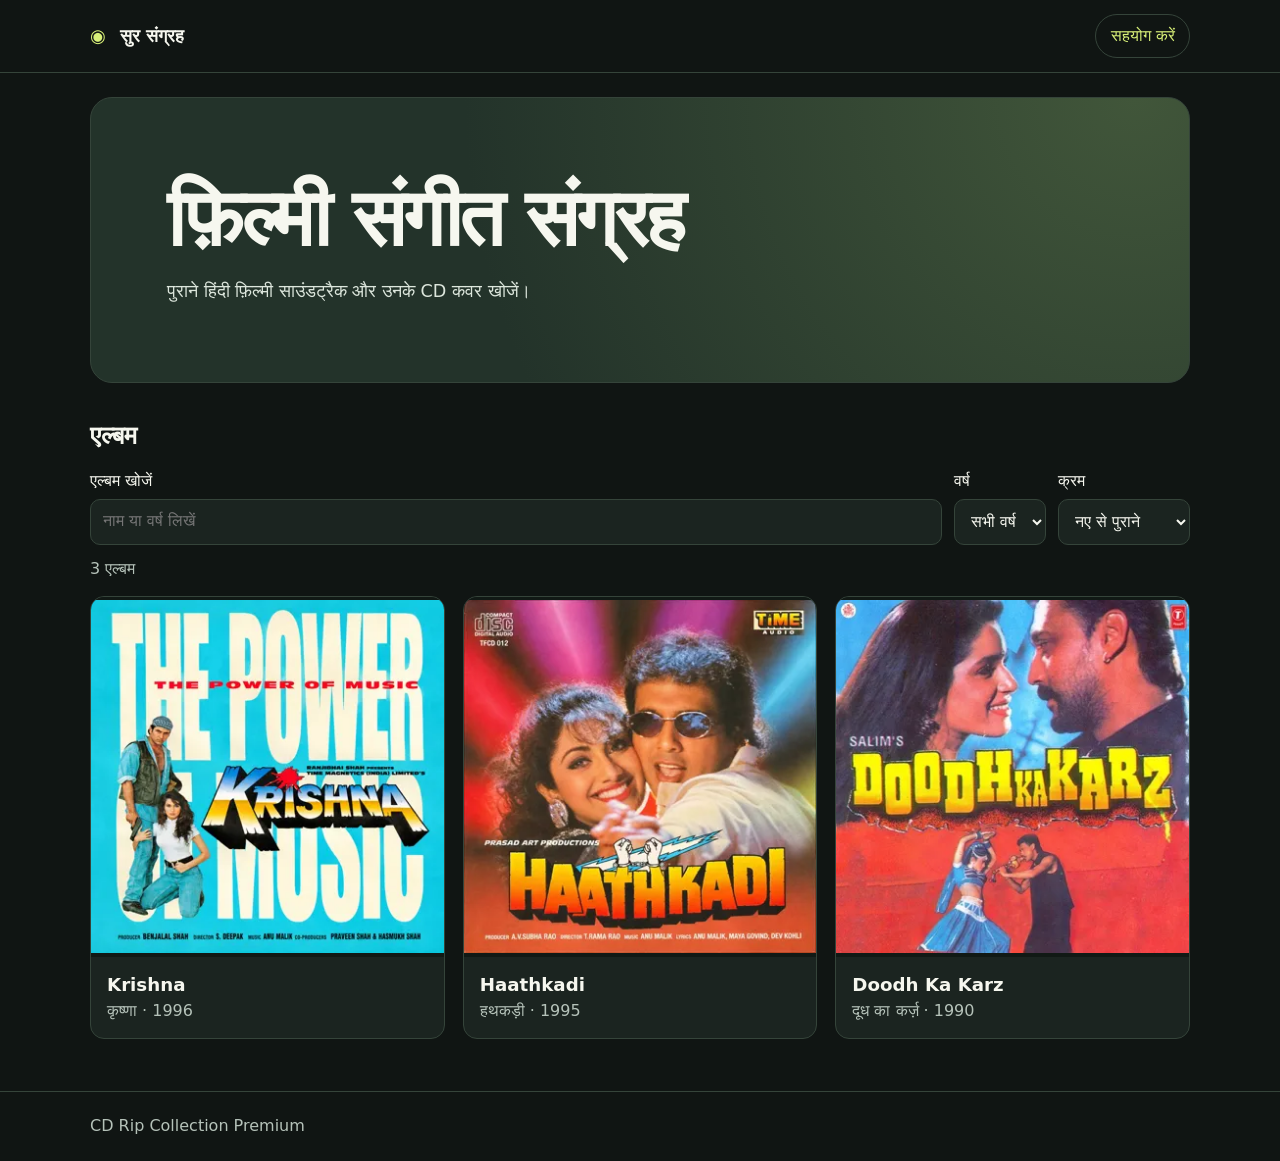
<file: music-archive/index.html>
<!doctype html>
<html lang="hi">
<head>
<meta charset="utf-8">
<meta name="viewport" content="width=device-width, initial-scale=1">
<meta name="description" content="पुराने फ़िल्मी साउंडट्रैक और उनके CD कवर का संग्रह।">
<title>सुर संग्रह · CD Rip Collection</title>
<style>
:root{color-scheme:dark;--bg:#101513;--panel:#1b2420;--line:#35443a;--accent:#d8f078;--text:#f6f7ef;--muted:#b5c2b9}
*{box-sizing:border-box}body{margin:0;background:var(--bg);color:var(--text);font:1rem/1.55 system-ui,sans-serif}a{color:inherit}button,input,select{font:inherit}button,select{cursor:pointer}button:focus-visible,a:focus-visible,input:focus-visible,select:focus-visible{outline:2px solid var(--accent);outline-offset:4px}.wrap{width:min(1100px,calc(100% - 36px));margin:auto}
header{border-bottom:1px solid var(--line)}header .wrap{min-height:72px;display:flex;align-items:center;justify-content:space-between;gap:12px}.brand{font-size:1.12rem;font-weight:750;text-decoration:none}.brand span{color:var(--accent);margin-right:.45em}.support{color:var(--accent);border:1px solid var(--line);border-radius:99px;padding:.55em .9em;text-decoration:none;white-space:nowrap}
.hero{margin:24px auto 0;padding:clamp(26px,6vw,76px);border-radius:22px;background:radial-gradient(circle at 95% 0%,#41563a,transparent 62%),#23332a;border:1px solid var(--line)}.hero h1{font-size:clamp(2.45rem,7vw,5rem);line-height:1.13;letter-spacing:-.04em;margin:0 0 14px}.hero p{color:#dce6dc;max-width:32rem;margin:0;font-size:1.1rem}
.catalog{padding:34px 0 52px}h2{font-size:1.55rem;margin:0 0 14px}.filters{display:flex;flex-wrap:wrap;gap:12px;margin-bottom:12px}.filters label{display:grid;gap:5px}.search{flex:1 1 240px}input,select{min-height:46px;width:100%;border:1px solid var(--line);border-radius:10px;background:var(--panel);color:var(--text);padding:8px 12px}#status{color:var(--muted);margin:0 0 14px}.grid{display:grid;grid-template-columns:repeat(auto-fit,minmax(min(100%,220px),1fr));gap:18px}.card{text-align:left;color:inherit;background:var(--panel);border:1px solid var(--line);border-radius:14px;overflow:hidden;padding:0}.card:hover{border-color:var(--accent)}.card img{display:block;width:100%;aspect-ratio:1;object-fit:contain;background:#111915}.info{display:grid;padding:14px 16px}.info strong{font-size:1.14rem}.meta{color:var(--muted)}footer{border-top:1px solid var(--line);padding:22px 0;color:var(--muted)}
dialog{width:min(460px,calc(100% - 28px));max-height:90vh;border:1px solid var(--line);border-radius:18px;padding:18px;background:var(--panel);color:var(--text)}dialog::backdrop{background:#000b}.detail-head{display:flex;justify-content:space-between;gap:12px;align-items:start}.detail-head button{background:transparent;color:var(--text);border:1px solid var(--line);border-radius:9px;padding:5px 10px}.cover{display:block;width:100%;max-height:48vh;object-fit:contain;background:#111915;border-radius:10px}dl{display:grid;grid-template-columns:auto 1fr;gap:6px 18px;margin-bottom:0}dt{color:var(--muted)}dd{margin:0}
</style>
</head>
<body>
<header><div class="wrap"><a class="brand" href="./"><span aria-hidden="true">◉</span> सुर संग्रह</a><a class="support" href="https://crcp1992.github.io/CD-Rip-Collection-Premium/donate.html">सहयोग करें</a></div></header>
<main>
<section class="hero wrap" aria-labelledby="headline"><h1 id="headline">फ़िल्मी संगीत संग्रह</h1><p>पुराने हिंदी फ़िल्मी साउंडट्रैक और उनके CD कवर खोजें।</p></section>
<section class="catalog wrap" aria-labelledby="albums-title">
<h2 id="albums-title">एल्बम</h2>
<div class="filters">
<label class="search">एल्बम खोजें<input id="search" type="search" placeholder="नाम या वर्ष लिखें" autocomplete="off"></label>
<label>वर्ष<select id="year"><option value="">सभी वर्ष</option></select></label>
<label>क्रम<select id="sort"><option value="recent">नए से पुराने</option><option value="old">पुराने से नए</option><option value="name">नाम के अनुसार</option></select></label>
</div>
<p id="status" role="status"></p><div id="albums" class="grid"></div>
<noscript>एल्बम देखने के लिए JavaScript चालू करें।</noscript>
</section>
</main>
<footer><div class="wrap">CD Rip Collection Premium</div></footer>
<dialog id="detail" aria-labelledby="detail-title">
<div class="detail-head"><h2 id="detail-title"></h2><form method="dialog"><button>बंद करें</button></form></div>
<img class="cover" id="detail-cover" alt="">
<dl><dt>रिलीज़ वर्ष</dt><dd id="detail-year"></dd><dt>श्रेणी</dt><dd>हिंदी फ़िल्म साउंडट्रैक</dd></dl>
</dialog>
<template id="album-card"><button class="card" type="button"><img alt="" width="360" height="360" loading="lazy"><span class="info"><strong></strong><span class="meta"></span></span></button></template>
<script>
const collection = [
  { title: 'Krishna', hindi: 'कृष्णा', year: 1996, cover: '[data-uri]' },
  { title: 'Haathkadi', hindi: 'हथकड़ी', year: 1995, cover: '[data-uri]' },
  { title: 'Doodh Ka Karz', hindi: 'दूध का कर्ज़', year: 1990, cover: '[data-uri]' }
];
const search = document.querySelector('#search');
const year = document.querySelector('#year');
const sort = document.querySelector('#sort');
const grid = document.querySelector('#albums');
const status = document.querySelector('#status');
const detail = document.querySelector('#detail');
const template = document.querySelector('#album-card');

for (const value of [...new Set(collection.map(album => album.year))].sort((a, b) => b - a)) {
  year.add(new Option(value, value));
}

function showDetail(album) {
  document.querySelector('#detail-title').textContent = album.title;
  const cover = document.querySelector('#detail-cover');
  cover.src = album.cover;
  cover.alt = album.hindi + ' का CD कवर';
  document.querySelector('#detail-year').textContent = album.year;
  detail.showModal();
}

const ordering = {
  recent: (a, b) => b.year - a.year,
  old: (a, b) => a.year - b.year,
  name: (a, b) => a.title.localeCompare(b.title)
};

function render() {
  const query = search.value.toLowerCase().trim().split(/\s+/);
  const matches = collection.filter(album => {
    const searchable = [album.title, album.hindi, album.year].join(' ').toLowerCase();
    return (!year.value || String(album.year) === year.value)
      && query.every(word => searchable.includes(word));
  }).sort(ordering[sort.value]);

  const cards = matches.map(album => {
    const card = template.content.firstElementChild.cloneNode(true);
    card.querySelector('img').src = album.cover;
    card.querySelector('strong').textContent = album.title;
    card.querySelector('.meta').textContent = album.hindi + ' · ' + album.year;
    card.addEventListener('click', () => showDetail(album));
    return card;
  });
  grid.replaceChildren(...cards);
  status.textContent = matches.length ? matches.length + ' एल्बम' : 'कोई एल्बम नहीं मिला।';
}

search.addEventListener('input', render);
year.addEventListener('change', render);
sort.addEventListener('change', render);
render();
</script>
</body>
</html>
</file>
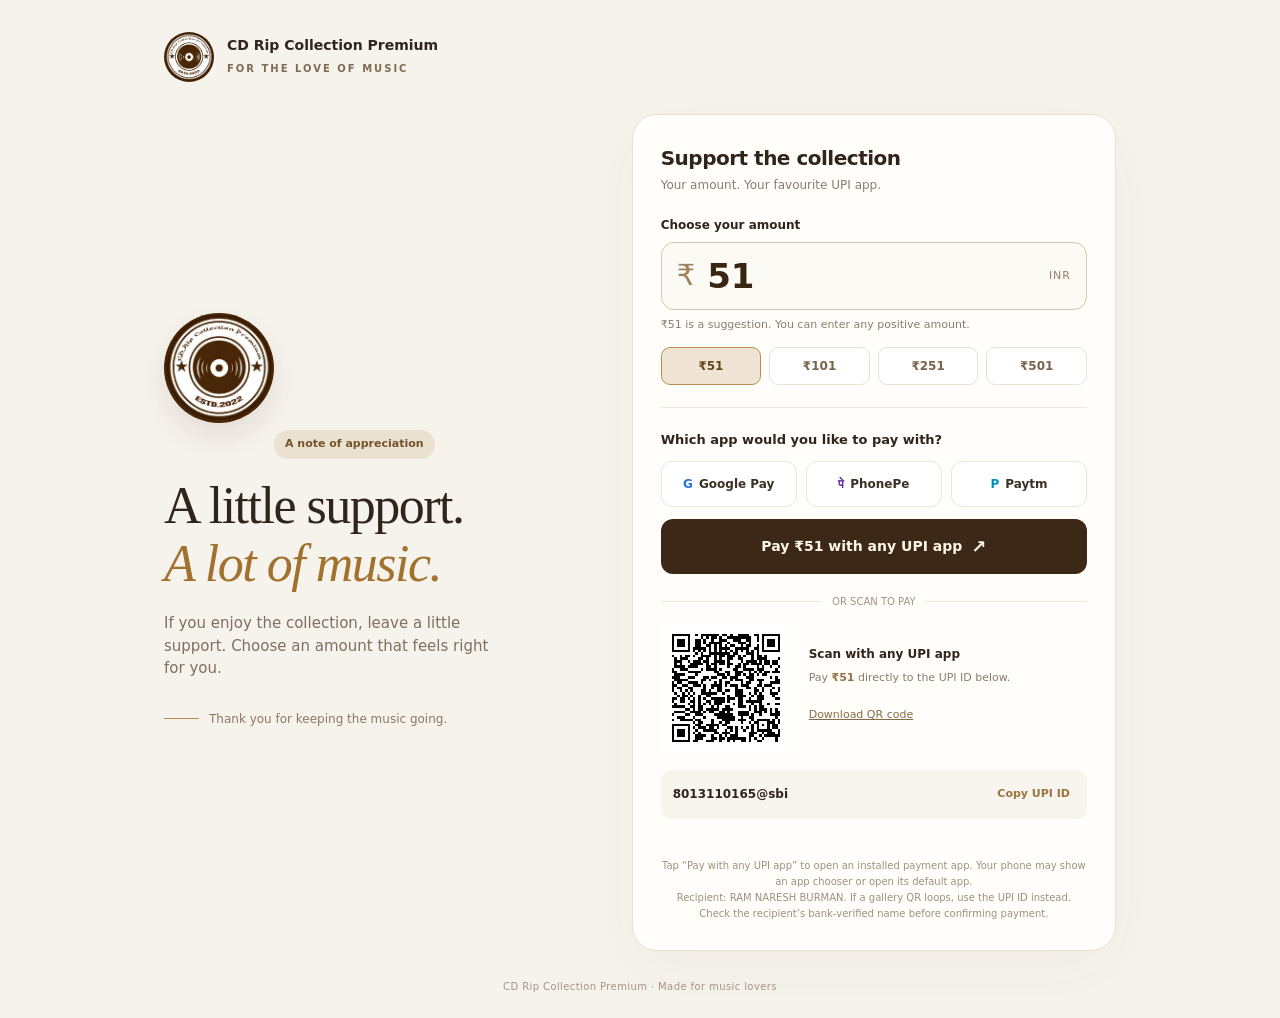
<file: donate.html>
<!doctype html>
<html lang="en"><head><meta charset="utf-8"><meta name="viewport" content="width=device-width,initial-scale=1"><meta name="theme-color" content="#382312"><meta name="description" content="Support CD Rip Collection Premium with any amount using UPI."><title>Support · CD Rip Collection Premium</title>
<style>
*{box-sizing:border-box}body{margin:0;background:#f6f3ed;color:#30251d;font:15px/1.5 system-ui,-apple-system,BlinkMacSystemFont,"Segoe UI",sans-serif}button,input,a{-webkit-tap-highlight-color:transparent}button,a,input{touch-action:manipulation}button{font:inherit;cursor:pointer}button:focus-visible,a:focus-visible{outline:3px solid #b48131;outline-offset:4px}.page{max-width:1000px;margin:auto;padding:32px 24px 24px}.brand{display:flex;align-items:center;gap:13px;margin-bottom:32px}.brand img{width:50px;height:50px;border-radius:50%}.brand strong{font-size:14px;display:block}.eyebrow{font-size:10px;font-weight:750;letter-spacing:2px;text-transform:uppercase;color:#806b53}.layout{display:grid;grid-template-columns:.85fr 1fr;gap:56px;align-items:center}.intro{padding-bottom:24px}.record{width:110px;height:110px;border-radius:50%;box-shadow:0 14px 30px #45270f1a;margin-bottom:24px}.pill{display:inline-block;background:#eae1d1;color:#74532a;font-size:11px;padding:6px 11px;border-radius:20px;font-weight:650}h1{font:500 clamp(36px,5vw,52px)/1.13 Georgia,serif;letter-spacing:-1.5px;margin:18px 0}h1 em{color:#a1712e}.intro p{color:#7d6f61;max-width:340px;font-size:15px}.signature{display:flex;align-items:center;gap:10px;margin-top:30px;color:#8a7864;font-size:12px}.line{width:35px;height:1px;background:#b68b4f}.card{background:#fffefa;border:1px solid #e9e1d4;border-radius:25px;padding:28px;box-shadow:0 18px 65px #4931170a}h2{font-size:20px;margin:0 0 3px;letter-spacing:-.5px}.muted{color:#8a7d6f;font-size:12px;margin:0 0 22px}.label{display:block;font-size:12px;font-weight:650;margin-bottom:8px}.amount-box{display:flex;align-items:center;border:1px solid #d9c7ad;background:#fcfaf5;border-radius:13px;padding:10px 15px;gap:10px}.amount-box:focus-within{outline:2px solid #b5894a;outline-offset:2px}.currency{font-size:29px;color:#9c815e}.amount-box input{font:650 34px/1.3 system-ui;width:100%;min-width:0;border:0;outline:0;background:transparent;color:#392612}.inr{font-size:11px;color:#93816b;letter-spacing:1px}.hint{margin:7px 0 13px;font-size:11px;color:#8a7d6f}.presets{display:grid;grid-template-columns:repeat(4,1fr);gap:8px}.preset{border:1px solid #e9e1d6;background:white;border-radius:9px;padding:9px 3px;color:#77644c;font-size:12px;font-weight:650}.preset[aria-pressed=true]{background:#f0e5d4;border-color:#b78e52;color:#654518}.divider{height:1px;background:#eee8df;margin:22px 0}.apps-title{font-size:13px;font-weight:700;margin:0 0 12px}.apps{display:grid;grid-template-columns:repeat(3,1fr);gap:9px}.app{border:1px solid #ece5da;background:#fff;border-radius:11px;display:flex;align-items:center;justify-content:center;gap:6px;padding:13px 4px;color:#3b3025;font-weight:650;font-size:12px}.app:hover{border-color:#b58a4b;background:#fcfaf5}.app-badge{font-size:12px;font-weight:800}.gpay{color:#2873df}.phonepe{color:#63299b}.paytm{color:#008fc5}.primary{display:flex;align-items:center;justify-content:center;gap:9px;border:0;width:100%;background:#3c2817;color:#fff6e8;border-radius:12px;font-weight:650;font-size:14px;padding:14px;margin-top:12px;text-decoration:none}.primary:hover{background:#573a20}.primary[aria-disabled=true]{opacity:.5}.arrow{font-size:18px}.app:disabled{opacity:.45;cursor:not-allowed}.or{display:flex;align-items:center;gap:10px;font-size:10px;color:#a09484;margin:20px 0 14px}.or:before,.or:after{content:"";height:1px;flex:1;background:#eee8df}.qr-row{display:flex;align-items:center;gap:18px}.qr{width:130px;min-width:130px;line-height:0}.qr svg{display:block;width:100%;height:auto}.qr-caption{font-size:12px;font-weight:650}.qr-amount{color:#947246;font-weight:700}.download{font-size:11px;background:none;border:0;padding:8px 0;text-decoration:underline;color:#856b48}.upi-row{margin-top:17px;background:#f8f5ef;border-radius:10px;padding:11px 12px;display:flex;justify-content:space-between;gap:8px;align-items:center}.upi-text{font-size:12px;font-weight:650;overflow-wrap:anywhere}.copy{border:0;background:transparent;color:#9a743d;font-weight:700;font-size:11px;padding:5px}.status{font-size:11px;color:#756144;margin:8px 0 0;min-height:17px}.status.error{color:#b13d31}.footnote{font-size:10px;color:#9b9081;text-align:center;margin:14px 0 0;line-height:1.6}footer{font-size:10px;color:#a29584;text-align:center;margin-top:28px;letter-spacing:.4px}noscript p{padding:12px;background:#fff0d4;font-size:12px}@media(max-width:720px){.page{max-width:480px;padding:20px 16px}.brand{margin-bottom:24px}.layout{grid-template-columns:1fr;gap:20px}.intro{padding:0;text-align:center}.record{display:none}h1{font-size:36px;letter-spacing:-1px;margin:12px 0}.intro p{margin:0 auto;font-size:13px;max-width:320px}.signature{display:none}.card{padding:23px 20px;border-radius:22px}.qr-row{gap:16px}.brand strong{font-size:13px}footer{margin-top:18px}}@media(prefers-reduced-motion:no-preference){button,a{transition:background .15s,border-color .15s}}
</style></head><body><div class="page"><header class="brand"><img src="[data-uri]" alt="CD Rip Collection Premium logo" width="50" height="50"><div><strong>CD Rip Collection Premium</strong><span class="eyebrow">For the love of music</span></div></header><main class="layout"><section class="intro"><img class="record" src="[data-uri]" alt="" width="110" height="110"><span class="pill">A note of appreciation</span><h1>A little support.<br><em>A lot of music.</em></h1><p>If you enjoy the collection, leave a little support. Choose an amount that feels right for you.</p><div class="signature"><span class="line"></span>Thank you for keeping the music going.</div></section><section class="card" aria-label="UPI payment"><h2>Support the collection</h2><p class="muted">Your amount. Your favourite UPI app.</p><label class="label" for="amount">Choose your amount</label><div class="amount-box"><span class="currency" aria-hidden="true">₹</span><input id="amount" type="text" inputmode="decimal" value="51" autocomplete="off" maxlength="12" aria-describedby="amount-hint status" aria-label="Amount in Indian rupees"><span class="inr">INR</span></div><p class="hint" id="amount-hint">₹51 is a suggestion. You can enter any positive amount.</p><div class="presets" aria-label="Suggested amounts"><button class="preset" data-amount="51" aria-pressed="true">₹51</button><button class="preset" data-amount="101" aria-pressed="false">₹101</button><button class="preset" data-amount="251" aria-pressed="false">₹251</button><button class="preset" data-amount="501" aria-pressed="false">₹501</button></div><div class="divider"></div><h3 class="apps-title">Which app would you like to pay with?</h3><div class="apps"><button class="app" data-app="gpay"><span class="app-badge gpay">G</span>Google Pay</button><button class="app" data-app="phonepe"><span class="app-badge phonepe">पे</span>PhonePe</button><button class="app" data-app="paytm"><span class="app-badge paytm">P</span>Paytm</button></div><a class="primary" id="pay" href="upi://pay?pa=8013110165%40sbi&amp;pn=CD%20Rip%20Collection%20Premium&amp;am=51.00&amp;cu=INR&amp;tn=Support"><span id="pay-label">Pay ₹51 with any UPI app</span><span class="arrow" aria-hidden="true">↗</span></a><div class="or">OR SCAN TO PAY</div><div class="qr-row"><div class="qr" id="qr" role="img" aria-label="UPI QR code for 51 rupees"><svg xmlns="http://www.w3.org/2000/svg" viewBox="0 0 49 49" shape-rendering="crispEdges"><rect width="100%" height="100%" fill="white"/><path d="M4,4h1v1h-1zM5,4h1v1h-1zM6,4h1v1h-1zM7,4h1v1h-1zM8,4h1v1h-1zM9,4h1v1h-1zM10,4h1v1h-1zM12,4h1v1h-1zM16,4h1v1h-1zM17,4h1v1h-1zM19,4h1v1h-1zM21,4h1v1h-1zM23,4h1v1h-1zM24,4h1v1h-1zM25,4h1v1h-1zM26,4h1v1h-1zM27,4h1v1h-1zM29,4h1v1h-1zM35,4h1v1h-1zM38,4h1v1h-1zM39,4h1v1h-1zM40,4h1v1h-1zM41,4h1v1h-1zM42,4h1v1h-1zM43,4h1v1h-1zM44,4h1v1h-1zM4,5h1v1h-1zM10,5h1v1h-1zM12,5h1v1h-1zM14,5h1v1h-1zM17,5h1v1h-1zM22,5h1v1h-1zM24,5h1v1h-1zM27,5h1v1h-1zM28,5h1v1h-1zM29,5h1v1h-1zM33,5h1v1h-1zM38,5h1v1h-1zM44,5h1v1h-1zM4,6h1v1h-1zM6,6h1v1h-1zM7,6h1v1h-1zM8,6h1v1h-1zM10,6h1v1h-1zM14,6h1v1h-1zM15,6h1v1h-1zM17,6h1v1h-1zM19,6h1v1h-1zM21,6h1v1h-1zM27,6h1v1h-1zM32,6h1v1h-1zM34,6h1v1h-1zM35,6h1v1h-1zM36,6h1v1h-1zM38,6h1v1h-1zM40,6h1v1h-1zM41,6h1v1h-1zM42,6h1v1h-1zM44,6h1v1h-1zM4,7h1v1h-1zM6,7h1v1h-1zM7,7h1v1h-1zM8,7h1v1h-1zM10,7h1v1h-1zM12,7h1v1h-1zM13,7h1v1h-1zM14,7h1v1h-1zM17,7h1v1h-1zM20,7h1v1h-1zM25,7h1v1h-1zM28,7h1v1h-1zM30,7h1v1h-1zM31,7h1v1h-1zM34,7h1v1h-1zM35,7h1v1h-1zM38,7h1v1h-1zM40,7h1v1h-1zM41,7h1v1h-1zM42,7h1v1h-1zM44,7h1v1h-1zM4,8h1v1h-1zM6,8h1v1h-1zM7,8h1v1h-1zM8,8h1v1h-1zM10,8h1v1h-1zM13,8h1v1h-1zM15,8h1v1h-1zM16,8h1v1h-1zM18,8h1v1h-1zM20,8h1v1h-1zM21,8h1v1h-1zM23,8h1v1h-1zM24,8h1v1h-1zM26,8h1v1h-1zM28,8h1v1h-1zM29,8h1v1h-1zM30,8h1v1h-1zM32,8h1v1h-1zM34,8h1v1h-1zM35,8h1v1h-1zM36,8h1v1h-1zM38,8h1v1h-1zM40,8h1v1h-1zM41,8h1v1h-1zM42,8h1v1h-1zM44,8h1v1h-1zM4,9h1v1h-1zM10,9h1v1h-1zM15,9h1v1h-1zM16,9h1v1h-1zM19,9h1v1h-1zM22,9h1v1h-1zM23,9h1v1h-1zM26,9h1v1h-1zM28,9h1v1h-1zM29,9h1v1h-1zM35,9h1v1h-1zM38,9h1v1h-1zM44,9h1v1h-1zM4,10h1v1h-1zM5,10h1v1h-1zM6,10h1v1h-1zM7,10h1v1h-1zM8,10h1v1h-1zM9,10h1v1h-1zM10,10h1v1h-1zM12,10h1v1h-1zM14,10h1v1h-1zM16,10h1v1h-1zM18,10h1v1h-1zM20,10h1v1h-1zM22,10h1v1h-1zM24,10h1v1h-1zM26,10h1v1h-1zM28,10h1v1h-1zM30,10h1v1h-1zM32,10h1v1h-1zM34,10h1v1h-1zM36,10h1v1h-1zM38,10h1v1h-1zM39,10h1v1h-1zM40,10h1v1h-1zM41,10h1v1h-1zM42,10h1v1h-1zM43,10h1v1h-1zM44,10h1v1h-1zM12,11h1v1h-1zM14,11h1v1h-1zM15,11h1v1h-1zM21,11h1v1h-1zM22,11h1v1h-1zM23,11h1v1h-1zM26,11h1v1h-1zM27,11h1v1h-1zM28,11h1v1h-1zM30,11h1v1h-1zM31,11h1v1h-1zM33,11h1v1h-1zM34,11h1v1h-1zM4,12h1v1h-1zM6,12h1v1h-1zM7,12h1v1h-1zM9,12h1v1h-1zM10,12h1v1h-1zM11,12h1v1h-1zM18,12h1v1h-1zM20,12h1v1h-1zM21,12h1v1h-1zM25,12h1v1h-1zM26,12h1v1h-1zM28,12h1v1h-1zM31,12h1v1h-1zM33,12h1v1h-1zM35,12h1v1h-1zM36,12h1v1h-1zM38,12h1v1h-1zM41,12h1v1h-1zM43,12h1v1h-1zM44,12h1v1h-1zM4,13h1v1h-1zM6,13h1v1h-1zM7,13h1v1h-1zM8,13h1v1h-1zM11,13h1v1h-1zM12,13h1v1h-1zM14,13h1v1h-1zM16,13h1v1h-1zM20,13h1v1h-1zM21,13h1v1h-1zM23,13h1v1h-1zM25,13h1v1h-1zM26,13h1v1h-1zM27,13h1v1h-1zM28,13h1v1h-1zM30,13h1v1h-1zM33,13h1v1h-1zM35,13h1v1h-1zM36,13h1v1h-1zM37,13h1v1h-1zM38,13h1v1h-1zM40,13h1v1h-1zM41,13h1v1h-1zM44,13h1v1h-1zM4,14h1v1h-1zM10,14h1v1h-1zM11,14h1v1h-1zM12,14h1v1h-1zM13,14h1v1h-1zM14,14h1v1h-1zM15,14h1v1h-1zM20,14h1v1h-1zM25,14h1v1h-1zM27,14h1v1h-1zM28,14h1v1h-1zM29,14h1v1h-1zM30,14h1v1h-1zM32,14h1v1h-1zM41,14h1v1h-1zM42,14h1v1h-1zM8,15h1v1h-1zM12,15h1v1h-1zM15,15h1v1h-1zM17,15h1v1h-1zM18,15h1v1h-1zM22,15h1v1h-1zM23,15h1v1h-1zM24,15h1v1h-1zM29,15h1v1h-1zM30,15h1v1h-1zM34,15h1v1h-1zM35,15h1v1h-1zM39,15h1v1h-1zM40,15h1v1h-1zM43,15h1v1h-1zM44,15h1v1h-1zM4,16h1v1h-1zM6,16h1v1h-1zM8,16h1v1h-1zM9,16h1v1h-1zM10,16h1v1h-1zM11,16h1v1h-1zM14,16h1v1h-1zM16,16h1v1h-1zM17,16h1v1h-1zM19,16h1v1h-1zM20,16h1v1h-1zM24,16h1v1h-1zM26,16h1v1h-1zM28,16h1v1h-1zM29,16h1v1h-1zM30,16h1v1h-1zM32,16h1v1h-1zM37,16h1v1h-1zM41,16h1v1h-1zM42,16h1v1h-1zM4,17h1v1h-1zM5,17h1v1h-1zM6,17h1v1h-1zM12,17h1v1h-1zM13,17h1v1h-1zM14,17h1v1h-1zM15,17h1v1h-1zM16,17h1v1h-1zM17,17h1v1h-1zM19,17h1v1h-1zM20,17h1v1h-1zM21,17h1v1h-1zM22,17h1v1h-1zM24,17h1v1h-1zM26,17h1v1h-1zM27,17h1v1h-1zM28,17h1v1h-1zM30,17h1v1h-1zM33,17h1v1h-1zM34,17h1v1h-1zM42,17h1v1h-1zM44,17h1v1h-1zM9,18h1v1h-1zM10,18h1v1h-1zM12,18h1v1h-1zM16,18h1v1h-1zM17,18h1v1h-1zM19,18h1v1h-1zM20,18h1v1h-1zM22,18h1v1h-1zM23,18h1v1h-1zM24,18h1v1h-1zM27,18h1v1h-1zM30,18h1v1h-1zM34,18h1v1h-1zM37,18h1v1h-1zM41,18h1v1h-1zM42,18h1v1h-1zM43,18h1v1h-1zM44,18h1v1h-1zM4,19h1v1h-1zM6,19h1v1h-1zM7,19h1v1h-1zM8,19h1v1h-1zM9,19h1v1h-1zM11,19h1v1h-1zM14,19h1v1h-1zM15,19h1v1h-1zM16,19h1v1h-1zM17,19h1v1h-1zM18,19h1v1h-1zM19,19h1v1h-1zM22,19h1v1h-1zM25,19h1v1h-1zM26,19h1v1h-1zM27,19h1v1h-1zM31,19h1v1h-1zM35,19h1v1h-1zM36,19h1v1h-1zM38,19h1v1h-1zM40,19h1v1h-1zM41,19h1v1h-1zM6,20h1v1h-1zM9,20h1v1h-1zM10,20h1v1h-1zM12,20h1v1h-1zM13,20h1v1h-1zM14,20h1v1h-1zM15,20h1v1h-1zM20,20h1v1h-1zM25,20h1v1h-1zM26,20h1v1h-1zM28,20h1v1h-1zM29,20h1v1h-1zM32,20h1v1h-1zM35,20h1v1h-1zM39,20h1v1h-1zM40,20h1v1h-1zM43,20h1v1h-1zM5,21h1v1h-1zM9,21h1v1h-1zM12,21h1v1h-1zM13,21h1v1h-1zM14,21h1v1h-1zM16,21h1v1h-1zM24,21h1v1h-1zM25,21h1v1h-1zM28,21h1v1h-1zM29,21h1v1h-1zM30,21h1v1h-1zM31,21h1v1h-1zM32,21h1v1h-1zM33,21h1v1h-1zM34,21h1v1h-1zM42,21h1v1h-1zM4,22h1v1h-1zM8,22h1v1h-1zM10,22h1v1h-1zM11,22h1v1h-1zM14,22h1v1h-1zM22,22h1v1h-1zM24,22h1v1h-1zM26,22h1v1h-1zM31,22h1v1h-1zM33,22h1v1h-1zM36,22h1v1h-1zM38,22h1v1h-1zM41,22h1v1h-1zM4,23h1v1h-1zM5,23h1v1h-1zM6,23h1v1h-1zM7,23h1v1h-1zM9,23h1v1h-1zM14,23h1v1h-1zM16,23h1v1h-1zM21,23h1v1h-1zM22,23h1v1h-1zM23,23h1v1h-1zM25,23h1v1h-1zM27,23h1v1h-1zM28,23h1v1h-1zM38,23h1v1h-1zM39,23h1v1h-1zM40,23h1v1h-1zM41,23h1v1h-1zM42,23h1v1h-1zM43,23h1v1h-1zM44,23h1v1h-1zM5,24h1v1h-1zM6,24h1v1h-1zM7,24h1v1h-1zM9,24h1v1h-1zM10,24h1v1h-1zM12,24h1v1h-1zM15,24h1v1h-1zM17,24h1v1h-1zM27,24h1v1h-1zM29,24h1v1h-1zM32,24h1v1h-1zM34,24h1v1h-1zM38,24h1v1h-1zM39,24h1v1h-1zM41,24h1v1h-1zM42,24h1v1h-1zM44,24h1v1h-1zM5,25h1v1h-1zM11,25h1v1h-1zM12,25h1v1h-1zM14,25h1v1h-1zM17,25h1v1h-1zM23,25h1v1h-1zM24,25h1v1h-1zM25,25h1v1h-1zM27,25h1v1h-1zM30,25h1v1h-1zM33,25h1v1h-1zM34,25h1v1h-1zM36,25h1v1h-1zM38,25h1v1h-1zM39,25h1v1h-1zM40,25h1v1h-1zM41,25h1v1h-1zM42,25h1v1h-1zM44,25h1v1h-1zM5,26h1v1h-1zM8,26h1v1h-1zM9,26h1v1h-1zM10,26h1v1h-1zM11,26h1v1h-1zM12,26h1v1h-1zM18,26h1v1h-1zM19,26h1v1h-1zM20,26h1v1h-1zM21,26h1v1h-1zM22,26h1v1h-1zM27,26h1v1h-1zM30,26h1v1h-1zM34,26h1v1h-1zM37,26h1v1h-1zM39,26h1v1h-1zM40,26h1v1h-1zM41,26h1v1h-1zM42,26h1v1h-1zM43,26h1v1h-1zM8,27h1v1h-1zM12,27h1v1h-1zM13,27h1v1h-1zM17,27h1v1h-1zM19,27h1v1h-1zM20,27h1v1h-1zM24,27h1v1h-1zM26,27h1v1h-1zM28,27h1v1h-1zM29,27h1v1h-1zM32,27h1v1h-1zM34,27h1v1h-1zM39,27h1v1h-1zM40,27h1v1h-1zM43,27h1v1h-1zM44,27h1v1h-1zM5,28h1v1h-1zM6,28h1v1h-1zM7,28h1v1h-1zM9,28h1v1h-1zM10,28h1v1h-1zM11,28h1v1h-1zM13,28h1v1h-1zM16,28h1v1h-1zM18,28h1v1h-1zM21,28h1v1h-1zM22,28h1v1h-1zM23,28h1v1h-1zM24,28h1v1h-1zM27,28h1v1h-1zM29,28h1v1h-1zM31,28h1v1h-1zM32,28h1v1h-1zM33,28h1v1h-1zM7,29h1v1h-1zM8,29h1v1h-1zM9,29h1v1h-1zM11,29h1v1h-1zM12,29h1v1h-1zM13,29h1v1h-1zM17,29h1v1h-1zM19,29h1v1h-1zM21,29h1v1h-1zM22,29h1v1h-1zM23,29h1v1h-1zM24,29h1v1h-1zM26,29h1v1h-1zM29,29h1v1h-1zM31,29h1v1h-1zM33,29h1v1h-1zM34,29h1v1h-1zM35,29h1v1h-1zM38,29h1v1h-1zM42,29h1v1h-1zM43,29h1v1h-1zM44,29h1v1h-1zM4,30h1v1h-1zM8,30h1v1h-1zM9,30h1v1h-1zM10,30h1v1h-1zM12,30h1v1h-1zM14,30h1v1h-1zM15,30h1v1h-1zM17,30h1v1h-1zM18,30h1v1h-1zM20,30h1v1h-1zM23,30h1v1h-1zM28,30h1v1h-1zM30,30h1v1h-1zM33,30h1v1h-1zM35,30h1v1h-1zM37,30h1v1h-1zM39,30h1v1h-1zM41,30h1v1h-1zM43,30h1v1h-1zM44,30h1v1h-1zM6,31h1v1h-1zM8,31h1v1h-1zM12,31h1v1h-1zM14,31h1v1h-1zM16,31h1v1h-1zM17,31h1v1h-1zM19,31h1v1h-1zM22,31h1v1h-1zM23,31h1v1h-1zM24,31h1v1h-1zM25,31h1v1h-1zM27,31h1v1h-1zM28,31h1v1h-1zM30,31h1v1h-1zM31,31h1v1h-1zM34,31h1v1h-1zM37,31h1v1h-1zM38,31h1v1h-1zM39,31h1v1h-1zM40,31h1v1h-1zM41,31h1v1h-1zM44,31h1v1h-1zM5,32h1v1h-1zM9,32h1v1h-1zM10,32h1v1h-1zM11,32h1v1h-1zM12,32h1v1h-1zM14,32h1v1h-1zM16,32h1v1h-1zM18,32h1v1h-1zM19,32h1v1h-1zM20,32h1v1h-1zM22,32h1v1h-1zM24,32h1v1h-1zM25,32h1v1h-1zM26,32h1v1h-1zM27,32h1v1h-1zM28,32h1v1h-1zM29,32h1v1h-1zM34,32h1v1h-1zM37,32h1v1h-1zM38,32h1v1h-1zM40,32h1v1h-1zM11,33h1v1h-1zM15,33h1v1h-1zM17,33h1v1h-1zM19,33h1v1h-1zM22,33h1v1h-1zM23,33h1v1h-1zM24,33h1v1h-1zM26,33h1v1h-1zM29,33h1v1h-1zM35,33h1v1h-1zM38,33h1v1h-1zM39,33h1v1h-1zM41,33h1v1h-1zM42,33h1v1h-1zM4,34h1v1h-1zM6,34h1v1h-1zM7,34h1v1h-1zM8,34h1v1h-1zM9,34h1v1h-1zM10,34h1v1h-1zM12,34h1v1h-1zM14,34h1v1h-1zM16,34h1v1h-1zM17,34h1v1h-1zM21,34h1v1h-1zM23,34h1v1h-1zM25,34h1v1h-1zM30,34h1v1h-1zM34,34h1v1h-1zM36,34h1v1h-1zM38,34h1v1h-1zM41,34h1v1h-1zM17,35h1v1h-1zM21,35h1v1h-1zM23,35h1v1h-1zM27,35h1v1h-1zM30,35h1v1h-1zM31,35h1v1h-1zM32,35h1v1h-1zM33,35h1v1h-1zM34,35h1v1h-1zM36,35h1v1h-1zM37,35h1v1h-1zM38,35h1v1h-1zM42,35h1v1h-1zM44,35h1v1h-1zM5,36h1v1h-1zM7,36h1v1h-1zM8,36h1v1h-1zM10,36h1v1h-1zM13,36h1v1h-1zM15,36h1v1h-1zM17,36h1v1h-1zM19,36h1v1h-1zM21,36h1v1h-1zM22,36h1v1h-1zM25,36h1v1h-1zM28,36h1v1h-1zM30,36h1v1h-1zM31,36h1v1h-1zM33,36h1v1h-1zM35,36h1v1h-1zM36,36h1v1h-1zM37,36h1v1h-1zM38,36h1v1h-1zM39,36h1v1h-1zM40,36h1v1h-1zM41,36h1v1h-1zM42,36h1v1h-1zM44,36h1v1h-1zM12,37h1v1h-1zM14,37h1v1h-1zM17,37h1v1h-1zM18,37h1v1h-1zM20,37h1v1h-1zM21,37h1v1h-1zM22,37h1v1h-1zM23,37h1v1h-1zM24,37h1v1h-1zM25,37h1v1h-1zM26,37h1v1h-1zM27,37h1v1h-1zM28,37h1v1h-1zM29,37h1v1h-1zM34,37h1v1h-1zM36,37h1v1h-1zM40,37h1v1h-1zM42,37h1v1h-1zM44,37h1v1h-1zM4,38h1v1h-1zM5,38h1v1h-1zM6,38h1v1h-1zM7,38h1v1h-1zM8,38h1v1h-1zM9,38h1v1h-1zM10,38h1v1h-1zM12,38h1v1h-1zM13,38h1v1h-1zM19,38h1v1h-1zM22,38h1v1h-1zM24,38h1v1h-1zM27,38h1v1h-1zM29,38h1v1h-1zM33,38h1v1h-1zM35,38h1v1h-1zM36,38h1v1h-1zM38,38h1v1h-1zM40,38h1v1h-1zM41,38h1v1h-1zM42,38h1v1h-1zM43,38h1v1h-1zM4,39h1v1h-1zM10,39h1v1h-1zM12,39h1v1h-1zM14,39h1v1h-1zM19,39h1v1h-1zM21,39h1v1h-1zM23,39h1v1h-1zM27,39h1v1h-1zM28,39h1v1h-1zM31,39h1v1h-1zM34,39h1v1h-1zM36,39h1v1h-1zM40,39h1v1h-1zM44,39h1v1h-1zM4,40h1v1h-1zM6,40h1v1h-1zM7,40h1v1h-1zM8,40h1v1h-1zM10,40h1v1h-1zM14,40h1v1h-1zM15,40h1v1h-1zM16,40h1v1h-1zM17,40h1v1h-1zM18,40h1v1h-1zM25,40h1v1h-1zM27,40h1v1h-1zM28,40h1v1h-1zM30,40h1v1h-1zM32,40h1v1h-1zM34,40h1v1h-1zM36,40h1v1h-1zM37,40h1v1h-1zM38,40h1v1h-1zM39,40h1v1h-1zM40,40h1v1h-1zM41,40h1v1h-1zM42,40h1v1h-1zM43,40h1v1h-1zM4,41h1v1h-1zM6,41h1v1h-1zM7,41h1v1h-1zM8,41h1v1h-1zM10,41h1v1h-1zM12,41h1v1h-1zM13,41h1v1h-1zM14,41h1v1h-1zM19,41h1v1h-1zM21,41h1v1h-1zM23,41h1v1h-1zM26,41h1v1h-1zM28,41h1v1h-1zM30,41h1v1h-1zM31,41h1v1h-1zM32,41h1v1h-1zM33,41h1v1h-1zM34,41h1v1h-1zM35,41h1v1h-1zM36,41h1v1h-1zM37,41h1v1h-1zM40,41h1v1h-1zM43,41h1v1h-1zM4,42h1v1h-1zM6,42h1v1h-1zM7,42h1v1h-1zM8,42h1v1h-1zM10,42h1v1h-1zM12,42h1v1h-1zM13,42h1v1h-1zM14,42h1v1h-1zM17,42h1v1h-1zM19,42h1v1h-1zM21,42h1v1h-1zM23,42h1v1h-1zM24,42h1v1h-1zM26,42h1v1h-1zM29,42h1v1h-1zM35,42h1v1h-1zM37,42h1v1h-1zM43,42h1v1h-1zM44,42h1v1h-1zM4,43h1v1h-1zM10,43h1v1h-1zM13,43h1v1h-1zM14,43h1v1h-1zM16,43h1v1h-1zM17,43h1v1h-1zM19,43h1v1h-1zM20,43h1v1h-1zM21,43h1v1h-1zM25,43h1v1h-1zM26,43h1v1h-1zM30,43h1v1h-1zM31,43h1v1h-1zM34,43h1v1h-1zM38,43h1v1h-1zM39,43h1v1h-1zM40,43h1v1h-1zM41,43h1v1h-1zM43,43h1v1h-1zM4,44h1v1h-1zM5,44h1v1h-1zM6,44h1v1h-1zM7,44h1v1h-1zM8,44h1v1h-1zM9,44h1v1h-1zM10,44h1v1h-1zM12,44h1v1h-1zM13,44h1v1h-1zM15,44h1v1h-1zM16,44h1v1h-1zM18,44h1v1h-1zM19,44h1v1h-1zM21,44h1v1h-1zM23,44h1v1h-1zM25,44h1v1h-1zM28,44h1v1h-1zM29,44h1v1h-1zM30,44h1v1h-1zM31,44h1v1h-1zM34,44h1v1h-1zM35,44h1v1h-1zM36,44h1v1h-1zM37,44h1v1h-1zM39,44h1v1h-1zM40,44h1v1h-1zM42,44h1v1h-1zM43,44h1v1h-1z" fill="black"/></svg></div><div><div class="qr-caption">Scan with any UPI app</div><div class="hint">Pay <span class="qr-amount" id="qr-amount">₹51</span> directly to the UPI ID below.</div><button class="download" id="download">Download QR code</button></div></div><div class="upi-row"><span class="upi-text">8013110165@sbi</span><button class="copy" id="copy">Copy UPI ID</button></div><p id="status" class="status" role="status" aria-live="polite"></p><p class="footnote">Tap “Pay with any UPI app” to open an installed payment app. Your phone may show an app chooser or open its default app.<br>Recipient: RAM NARESH BURMAN. If a gallery QR loops, use the UPI ID instead.<br>Check the recipient’s bank-verified name before confirming payment.</p><noscript><p>Enable JavaScript to edit the amount. The QR and payment button above are for ₹51.</p></noscript></section></main><footer>CD Rip Collection Premium · Made for music lovers</footer></div>
<script>/**
 * Authentic ISO/IEC 18004 Standard QR Code Engine (Pure JavaScript).
 * Supports Versions 1 through 40, Error Correction Levels L/M/Q/H.
 * 100% genuine scannable QR codes for Android Camera, ZXing, OpenCV, and UPI apps.
 */
var qrcode=function(){function i(t,r){function a(t,r){g=function(t){for(var r=new Array(t),e=0;e<t;e+=1){r[e]=new Array(t);for(var n=0;n<t;n+=1)r[e][n]=null}return r}(l=4*u+17),e(0,0),e(l-7,0),e(0,l-7),i(),o(),v(t,r),7<=u&&h(t),null==n&&(n=w(u,f,c)),d(n,r)}var u=t,f=y[r],g=null,l=0,n=null,c=[],s={},e=function(t,r){for(var e=-1;e<=7;e+=1)if(!(t+e<=-1||l<=t+e))for(var n=-1;n<=7;n+=1)r+n<=-1||l<=r+n||(g[t+e][r+n]=0<=e&&e<=6&&(0==n||6==n)||0<=n&&n<=6&&(0==e||6==e)||2<=e&&e<=4&&2<=n&&n<=4)},o=function(){for(var t=8;t<l-8;t+=1)null==g[t][6]&&(g[t][6]=t%2==0);for(var r=8;r<l-8;r+=1)null==g[6][r]&&(g[6][r]=r%2==0)},i=function(){for(var t=B.getPatternPosition(u),r=0;r<t.length;r+=1)for(var e=0;e<t.length;e+=1){var n=t[r],o=t[e];if(null==g[n][o])for(var i=-2;i<=2;i+=1)for(var a=-2;a<=2;a+=1)g[n+i][o+a]=-2==i||2==i||-2==a||2==a||0==i&&0==a}},h=function(t){for(var r=B.getBCHTypeNumber(u),e=0;e<18;e+=1){var n=!t&&1==(r>>e&1);g[Math.floor(e/3)][e%3+l-8-3]=n}for(e=0;e<18;e+=1){n=!t&&1==(r>>e&1);g[e%3+l-8-3][Math.floor(e/3)]=n}},v=function(t,r){for(var e=f<<3|r,n=B.getBCHTypeInfo(e),o=0;o<15;o+=1){var i=!t&&1==(n>>o&1);o<6?g[o][8]=i:o<8?g[o+1][8]=i:g[l-15+o][8]=i}for(o=0;o<15;o+=1){i=!t&&1==(n>>o&1);o<8?g[8][l-o-1]=i:o<9?g[8][15-o-1+1]=i:g[8][15-o-1]=i}g[l-8][8]=!t},d=function(t,r){for(var e=-1,n=l-1,o=7,i=0,a=B.getMaskFunction(r),u=l-1;0<u;u-=2)for(6==u&&(u-=1);;){for(var f=0;f<2;f+=1)if(null==g[n][u-f]){var c=!1;i<t.length&&(c=1==(t[i]>>>o&1)),a(n,u-f)&&(c=!c),g[n][u-f]=c,-1==(o-=1)&&(i+=1,o=7)}if((n+=e)<0||l<=n){n-=e,e=-e;break}}},w=function(t,r,e){for(var n=b.getRSBlocks(t,r),o=M(),i=0;i<e.length;i+=1){var a=e[i];o.put(a.getMode(),4),o.put(a.getLength(),B.getLengthInBits(a.getMode(),t)),a.write(o)}var u=0;for(i=0;i<n.length;i+=1)u+=n[i].dataCount;if(o.getLengthInBits()>8*u)throw"code length overflow. ("+o.getLengthInBits()+">"+8*u+")";for(o.getLengthInBits()+4<=8*u&&o.put(0,4);o.getLengthInBits()%8!=0;)o.putBit(!1);for(;!(o.getLengthInBits()>=8*u||(o.put(236,8),o.getLengthInBits()>=8*u));)o.put(17,8);return function(t,r){for(var e=0,n=0,o=0,i=new Array(r.length),a=new Array(r.length),u=0;u<r.length;u+=1){var f=r[u].dataCount,c=r[u].totalCount-f;n=Math.max(n,f),o=Math.max(o,c),i[u]=new Array(f);for(var g=0;g<i[u].length;g+=1)i[u][g]=255&t.getBuffer()[g+e];e+=f;var l=B.getErrorCorrectPolynomial(c),h=C(i[u],l.getLength()-1).mod(l);a[u]=new Array(l.getLength()-1);for(g=0;g<a[u].length;g+=1){var s=g+h.getLength()-a[u].length;a[u][g]=0<=s?h.getAt(s):0}}var v=0;for(g=0;g<r.length;g+=1)v+=r[g].totalCount;var d=new Array(v),w=0;for(g=0;g<n;g+=1)for(u=0;u<r.length;u+=1)g<i[u].length&&(d[w]=i[u][g],w+=1);for(g=0;g<o;g+=1)for(u=0;u<r.length;u+=1)g<a[u].length&&(d[w]=a[u][g],w+=1);return d}(o,n)};s.addData=function(t,r){var e=null;switch(r=r||"Byte"){case"Numeric":e=x(t);break;case"Alphanumeric":e=m(t);break;case"Byte":e=L(t);break;case"Kanji":e=D(t);break;default:throw"mode:"+r}c.push(e),n=null},s.isDark=function(t,r){if(t<0||l<=t||r<0||l<=r)throw t+","+r;return g[t][r]},s.getModuleCount=function(){return l},s.make=function(){if(u<1){for(var t=1;t<40;t++){for(var r=b.getRSBlocks(t,f),e=M(),n=0;n<c.length;n++){var o=c[n];e.put(o.getMode(),4),e.put(o.getLength(),B.getLengthInBits(o.getMode(),t)),o.write(e)}var i=0;for(n=0;n<r.length;n++)i+=r[n].dataCount;if(e.getLengthInBits()<=8*i)break}u=t}a(!1,function(){for(var t=0,r=0,e=0;e<8;e+=1){a(!0,e);var n=B.getLostPoint(s);(0==e||n<t)&&(t=n,r=e)}return r}())},s.createTableTag=function(t,r){t=t||2;var e="";e+='<table style="',e+=" border-width: 0px; border-style: none;",e+=" border-collapse: collapse;",e+=" padding: 0px; margin: "+(r=void 0===r?4*t:r)+"px;",e+='">',e+="<tbody>";for(var n=0;n<s.getModuleCount();n+=1){e+="<tr>";for(var o=0;o<s.getModuleCount();o+=1)e+='<td style="',e+=" border-width: 0px; border-style: none;",e+=" border-collapse: collapse;",e+=" padding: 0px; margin: 0px;",e+=" width: "+t+"px;",e+=" height: "+t+"px;",e+=" background-color: ",e+=s.isDark(n,o)?"#000000":"#ffffff",e+=";",e+='"/>';e+="</tr>"}return e+="</tbody>",e+="</table>"},s.createSvgTag=function(t,r,e,n){var o={};"object"==typeof t&&(t=(o=t).cellSize,r=o.margin,e=o.alt,n=o.title),t=t||2,r=void 0===r?4*t:r,(e="string"==typeof e?{text:e}:e||{}).text=e.text||null,e.id=e.text?e.id||"qrcode-description":null,(n="string"==typeof n?{text:n}:n||{}).text=n.text||null,n.id=n.text?n.id||"qrcode-title":null;var i,a,u,f,c=s.getModuleCount()*t+2*r,g="";for(f="l"+t+",0 0,"+t+" -"+t+",0 0,-"+t+"z ",g+='<svg version="1.1" xmlns="http://www.w3.org/2000/svg"',g+=o.scalable?"":' width="'+c+'px" height="'+c+'px"',g+=' viewBox="0 0 '+c+" "+c+'" ',g+=' preserveAspectRatio="xMinYMin meet"',g+=n.text||e.text?' role="img" aria-labelledby="'+p([n.id,e.id].join(" ").trim())+'"':"",g+=">",g+=n.text?'<title id="'+p(n.id)+'">'+p(n.text)+"</title>":"",g+=e.text?'<description id="'+p(e.id)+'">'+p(e.text)+"</description>":"",g+='<rect width="100%" height="100%" fill="white" cx="0" cy="0"/>',g+='<path d="',a=0;a<s.getModuleCount();a+=1)for(u=a*t+r,i=0;i<s.getModuleCount();i+=1)s.isDark(a,i)&&(g+="M"+(i*t+r)+","+u+f);return g+='" stroke="transparent" fill="black"/>',g+="</svg>"},s.createDataURL=function(o,t){o=o||2,t=void 0===t?4*o:t;var r=s.getModuleCount()*o+2*t,i=t,a=r-t;return I(r,r,function(t,r){if(i<=t&&t<a&&i<=r&&r<a){var e=Math.floor((t-i)/o),n=Math.floor((r-i)/o);return s.isDark(n,e)?0:1}return 1})},s.createImgTag=function(t,r,e){t=t||2,r=void 0===r?4*t:r;var n=s.getModuleCount()*t+2*r,o="";return o+="<img",o+=' src="',o+=s.createDataURL(t,r),o+='"',o+=' width="',o+=n,o+='"',o+=' height="',o+=n,o+='"',e&&(o+=' alt="',o+=p(e),o+='"'),o+="/>"};var p=function(t){for(var r="",e=0;e<t.length;e+=1){var n=t.charAt(e);switch(n){case"<":r+="&lt;";break;case">":r+="&gt;";break;case"&":r+="&amp;";break;case'"':r+="&quot;";break;default:r+=n}}return r};return s.createASCII=function(t,r){if((t=t||1)<2)return function(t){t=void 0===t?2:t;var r,e,n,o,i,a=1*s.getModuleCount()+2*t,u=t,f=a-t,c={"██":"█","█ ":"▀"," █":"▄","  ":" "},g={"██":"▀","█ ":"▀"," █":" ","  ":" "},l="";for(r=0;r<a;r+=2){for(n=Math.floor((r-u)/1),o=Math.floor((r+1-u)/1),e=0;e<a;e+=1)i="█",u<=e&&e<f&&u<=r&&r<f&&s.isDark(n,Math.floor((e-u)/1))&&(i=" "),u<=e&&e<f&&u<=r+1&&r+1<f&&s.isDark(o,Math.floor((e-u)/1))?i+=" ":i+="█",l+=t<1&&f<=r+1?g[i]:c[i];l+="\n"}return a%2&&0<t?l.substring(0,l.length-a-1)+Array(1+a).join("▀"):l.substring(0,l.length-1)}(r);t-=1,r=void 0===r?2*t:r;var e,n,o,i,a=s.getModuleCount()*t+2*r,u=r,f=a-r,c=Array(t+1).join("██"),g=Array(t+1).join("  "),l="",h="";for(e=0;e<a;e+=1){for(o=Math.floor((e-u)/t),h="",n=0;n<a;n+=1)i=1,u<=n&&n<f&&u<=e&&e<f&&s.isDark(o,Math.floor((n-u)/t))&&(i=0),h+=i?c:g;for(o=0;o<t;o+=1)l+=h+"\n"}return l.substring(0,l.length-1)},s.renderTo2dContext=function(t,r){r=r||2;for(var e=s.getModuleCount(),n=0;n<e;n++)for(var o=0;o<e;o++)t.fillStyle=s.isDark(n,o)?"black":"white",t.fillRect(n*r,o*r,r,r)},s}i.stringToBytes=(i.stringToBytesFuncs={default:function(t){for(var r=[],e=0;e<t.length;e+=1){var n=t.charCodeAt(e);r.push(255&n)}return r}}).default,i.createStringToBytes=function(u,f){var i=function(){function t(){var t=r.read();if(-1==t)throw"eof";return t}for(var r=S(u),e=0,n={};;){var o=r.read();if(-1==o)break;var i=t(),a=t()<<8|t();n[String.fromCharCode(o<<8|i)]=a,e+=1}if(e!=f)throw e+" != "+f;return n}(),a="?".charCodeAt(0);return function(t){for(var r=[],e=0;e<t.length;e+=1){var n=t.charCodeAt(e);if(n<128)r.push(n);else{var o=i[t.charAt(e)];"number"==typeof o?(255&o)==o?r.push(o):(r.push(o>>>8),r.push(255&o)):r.push(a)}}return r}};var r,t,a=1,u=2,o=4,f=8,y={L:1,M:0,Q:3,H:2},e=0,n=1,c=2,g=3,l=4,h=5,s=6,v=7,B=(r=[[],[6,18],[6,22],[6,26],[6,30],[6,34],[6,22,38],[6,24,42],[6,26,46],[6,28,50],[6,30,54],[6,32,58],[6,34,62],[6,26,46,66],[6,26,48,70],[6,26,50,74],[6,30,54,78],[6,30,56,82],[6,30,58,86],[6,34,62,90],[6,28,50,72,94],[6,26,50,74,98],[6,30,54,78,102],[6,28,54,80,106],[6,32,58,84,110],[6,30,58,86,114],[6,34,62,90,118],[6,26,50,74,98,122],[6,30,54,78,102,126],[6,26,52,78,104,130],[6,30,56,82,108,134],[6,34,60,86,112,138],[6,30,58,86,114,142],[6,34,62,90,118,146],[6,30,54,78,102,126,150],[6,24,50,76,102,128,154],[6,28,54,80,106,132,158],[6,32,58,84,110,136,162],[6,26,54,82,110,138,166],[6,30,58,86,114,142,170]],(t={}).getBCHTypeInfo=function(t){for(var r=t<<10;0<=d(r)-d(1335);)r^=1335<<d(r)-d(1335);return 21522^(t<<10|r)},t.getBCHTypeNumber=function(t){for(var r=t<<12;0<=d(r)-d(7973);)r^=7973<<d(r)-d(7973);return t<<12|r},t.getPatternPosition=function(t){return r[t-1]},t.getMaskFunction=function(t){switch(t){case e:return function(t,r){return(t+r)%2==0};case n:return function(t,r){return t%2==0};case c:return function(t,r){return r%3==0};case g:return function(t,r){return(t+r)%3==0};case l:return function(t,r){return(Math.floor(t/2)+Math.floor(r/3))%2==0};case h:return function(t,r){return t*r%2+t*r%3==0};case s:return function(t,r){return(t*r%2+t*r%3)%2==0};case v:return function(t,r){return(t*r%3+(t+r)%2)%2==0};default:throw"bad maskPattern:"+t}},t.getErrorCorrectPolynomial=function(t){for(var r=C([1],0),e=0;e<t;e+=1)r=r.multiply(C([1,w.gexp(e)],0));return r},t.getLengthInBits=function(t,r){if(1<=r&&r<10)switch(t){case a:return 10;case u:return 9;case o:case f:return 8;default:throw"mode:"+t}else if(r<27)switch(t){case a:return 12;case u:return 11;case o:return 16;case f:return 10;default:throw"mode:"+t}else{if(!(r<41))throw"type:"+r;switch(t){case a:return 14;case u:return 13;case o:return 16;case f:return 12;default:throw"mode:"+t}}},t.getLostPoint=function(t){for(var r=t.getModuleCount(),e=0,n=0;n<r;n+=1)for(var o=0;o<r;o+=1){for(var i=0,a=t.isDark(n,o),u=-1;u<=1;u+=1)if(!(n+u<0||r<=n+u))for(var f=-1;f<=1;f+=1)o+f<0||r<=o+f||0==u&&0==f||a==t.isDark(n+u,o+f)&&(i+=1);5<i&&(e+=3+i-5)}for(n=0;n<r-1;n+=1)for(o=0;o<r-1;o+=1){var c=0;t.isDark(n,o)&&(c+=1),t.isDark(n+1,o)&&(c+=1),t.isDark(n,o+1)&&(c+=1),t.isDark(n+1,o+1)&&(c+=1),0!=c&&4!=c||(e+=3)}for(n=0;n<r;n+=1)for(o=0;o<r-6;o+=1)t.isDark(n,o)&&!t.isDark(n,o+1)&&t.isDark(n,o+2)&&t.isDark(n,o+3)&&t.isDark(n,o+4)&&!t.isDark(n,o+5)&&t.isDark(n,o+6)&&(e+=40);for(o=0;o<r;o+=1)for(n=0;n<r-6;n+=1)t.isDark(n,o)&&!t.isDark(n+1,o)&&t.isDark(n+2,o)&&t.isDark(n+3,o)&&t.isDark(n+4,o)&&!t.isDark(n+5,o)&&t.isDark(n+6,o)&&(e+=40);var g=0;for(o=0;o<r;o+=1)for(n=0;n<r;n+=1)t.isDark(n,o)&&(g+=1);return e+=Math.abs(100*g/r/r-50)/5*10},t);function d(t){for(var r=0;0!=t;)r+=1,t>>>=1;return r}var w=function(){for(var r=new Array(256),e=new Array(256),t=0;t<8;t+=1)r[t]=1<<t;for(t=8;t<256;t+=1)r[t]=r[t-4]^r[t-5]^r[t-6]^r[t-8];for(t=0;t<255;t+=1)e[r[t]]=t;var n={glog:function(t){if(t<1)throw"glog("+t+")";return e[t]},gexp:function(t){for(;t<0;)t+=255;for(;256<=t;)t-=255;return r[t]}};return n}();function C(n,o){if(void 0===n.length)throw n.length+"/"+o;var r=function(){for(var t=0;t<n.length&&0==n[t];)t+=1;for(var r=new Array(n.length-t+o),e=0;e<n.length-t;e+=1)r[e]=n[e+t];return r}(),i={getAt:function(t){return r[t]},getLength:function(){return r.length},multiply:function(t){for(var r=new Array(i.getLength()+t.getLength()-1),e=0;e<i.getLength();e+=1)for(var n=0;n<t.getLength();n+=1)r[e+n]^=w.gexp(w.glog(i.getAt(e))+w.glog(t.getAt(n)));return C(r,0)},mod:function(t){if(i.getLength()-t.getLength()<0)return i;for(var r=w.glog(i.getAt(0))-w.glog(t.getAt(0)),e=new Array(i.getLength()),n=0;n<i.getLength();n+=1)e[n]=i.getAt(n);for(n=0;n<t.getLength();n+=1)e[n]^=w.gexp(w.glog(t.getAt(n))+r);return C(e,0).mod(t)}};return i}function p(){var e=[],o={writeByte:function(t){e.push(255&t)},writeShort:function(t){o.writeByte(t),o.writeByte(t>>>8)},writeBytes:function(t,r,e){r=r||0,e=e||t.length;for(var n=0;n<e;n+=1)o.writeByte(t[n+r])},writeString:function(t){for(var r=0;r<t.length;r+=1)o.writeByte(t.charCodeAt(r))},toByteArray:function(){return e},toString:function(){var t="";t+="[";for(var r=0;r<e.length;r+=1)0<r&&(t+=","),t+=e[r];return t+="]"}};return o}var k,A,b=(k=[[1,26,19],[1,26,16],[1,26,13],[1,26,9],[1,44,34],[1,44,28],[1,44,22],[1,44,16],[1,70,55],[1,70,44],[2,35,17],[2,35,13],[1,100,80],[2,50,32],[2,50,24],[4,25,9],[1,134,108],[2,67,43],[2,33,15,2,34,16],[2,33,11,2,34,12],[2,86,68],[4,43,27],[4,43,19],[4,43,15],[2,98,78],[4,49,31],[2,32,14,4,33,15],[4,39,13,1,40,14],[2,121,97],[2,60,38,2,61,39],[4,40,18,2,41,19],[4,40,14,2,41,15],[2,146,116],[3,58,36,2,59,37],[4,36,16,4,37,17],[4,36,12,4,37,13],[2,86,68,2,87,69],[4,69,43,1,70,44],[6,43,19,2,44,20],[6,43,15,2,44,16],[4,101,81],[1,80,50,4,81,51],[4,50,22,4,51,23],[3,36,12,8,37,13],[2,116,92,2,117,93],[6,58,36,2,59,37],[4,46,20,6,47,21],[7,42,14,4,43,15],[4,133,107],[8,59,37,1,60,38],[8,44,20,4,45,21],[12,33,11,4,34,12],[3,145,115,1,146,116],[4,64,40,5,65,41],[11,36,16,5,37,17],[11,36,12,5,37,13],[5,109,87,1,110,88],[5,65,41,5,66,42],[5,54,24,7,55,25],[11,36,12,7,37,13],[5,122,98,1,123,99],[7,73,45,3,74,46],[15,43,19,2,44,20],[3,45,15,13,46,16],[1,135,107,5,136,108],[10,74,46,1,75,47],[1,50,22,15,51,23],[2,42,14,17,43,15],[5,150,120,1,151,121],[9,69,43,4,70,44],[17,50,22,1,51,23],[2,42,14,19,43,15],[3,141,113,4,142,114],[3,70,44,11,71,45],[17,47,21,4,48,22],[9,39,13,16,40,14],[3,135,107,5,136,108],[3,67,41,13,68,42],[15,54,24,5,55,25],[15,43,15,10,44,16],[4,144,116,4,145,117],[17,68,42],[17,50,22,6,51,23],[19,46,16,6,47,17],[2,139,111,7,140,112],[17,74,46],[7,54,24,16,55,25],[34,37,13],[4,151,121,5,152,122],[4,75,47,14,76,48],[11,54,24,14,55,25],[16,45,15,14,46,16],[6,147,117,4,148,118],[6,73,45,14,74,46],[11,54,24,16,55,25],[30,46,16,2,47,17],[8,132,106,4,133,107],[8,75,47,13,76,48],[7,54,24,22,55,25],[22,45,15,13,46,16],[10,142,114,2,143,115],[19,74,46,4,75,47],[28,50,22,6,51,23],[33,46,16,4,47,17],[8,152,122,4,153,123],[22,73,45,3,74,46],[8,53,23,26,54,24],[12,45,15,28,46,16],[3,147,117,10,148,118],[3,73,45,23,74,46],[4,54,24,31,55,25],[11,45,15,31,46,16],[7,146,116,7,147,117],[21,73,45,7,74,46],[1,53,23,37,54,24],[19,45,15,26,46,16],[5,145,115,10,146,116],[19,75,47,10,76,48],[15,54,24,25,55,25],[23,45,15,25,46,16],[13,145,115,3,146,116],[2,74,46,29,75,47],[42,54,24,1,55,25],[23,45,15,28,46,16],[17,145,115],[10,74,46,23,75,47],[10,54,24,35,55,25],[19,45,15,35,46,16],[17,145,115,1,146,116],[14,74,46,21,75,47],[29,54,24,19,55,25],[11,45,15,46,46,16],[13,145,115,6,146,116],[14,74,46,23,75,47],[44,54,24,7,55,25],[59,46,16,1,47,17],[12,151,121,7,152,122],[12,75,47,26,76,48],[39,54,24,14,55,25],[22,45,15,41,46,16],[6,151,121,14,152,122],[6,75,47,34,76,48],[46,54,24,10,55,25],[2,45,15,64,46,16],[17,152,122,4,153,123],[29,74,46,14,75,47],[49,54,24,10,55,25],[24,45,15,46,46,16],[4,152,122,18,153,123],[13,74,46,32,75,47],[48,54,24,14,55,25],[42,45,15,32,46,16],[20,147,117,4,148,118],[40,75,47,7,76,48],[43,54,24,22,55,25],[10,45,15,67,46,16],[19,148,118,6,149,119],[18,75,47,31,76,48],[34,54,24,34,55,25],[20,45,15,61,46,16]],(A={}).getRSBlocks=function(t,r){var e=function(t,r){switch(r){case y.L:return k[4*(t-1)+0];case y.M:return k[4*(t-1)+1];case y.Q:return k[4*(t-1)+2];case y.H:return k[4*(t-1)+3];default:return}}(t,r);if(void 0===e)throw"bad rs block @ typeNumber:"+t+"/errorCorrectionLevel:"+r;for(var n,o,i=e.length/3,a=[],u=0;u<i;u+=1)for(var f=e[3*u+0],c=e[3*u+1],g=e[3*u+2],l=0;l<f;l+=1)a.push((n=g,o=void 0,(o={}).totalCount=c,o.dataCount=n,o));return a},A),M=function(){var e=[],n=0,o={getBuffer:function(){return e},getAt:function(t){var r=Math.floor(t/8);return 1==(e[r]>>>7-t%8&1)},put:function(t,r){for(var e=0;e<r;e+=1)o.putBit(1==(t>>>r-e-1&1))},getLengthInBits:function(){return n},putBit:function(t){var r=Math.floor(n/8);e.length<=r&&e.push(0),t&&(e[r]|=128>>>n%8),n+=1}};return o},x=function(t){var r=a,n=t,e={getMode:function(){return r},getLength:function(t){return n.length},write:function(t){for(var r=n,e=0;e+2<r.length;)t.put(o(r.substring(e,e+3)),10),e+=3;e<r.length&&(r.length-e==1?t.put(o(r.substring(e,e+1)),4):r.length-e==2&&t.put(o(r.substring(e,e+2)),7))}},o=function(t){for(var r=0,e=0;e<t.length;e+=1)r=10*r+i(t.charAt(e));return r},i=function(t){if("0"<=t&&t<="9")return t.charCodeAt(0)-"0".charCodeAt(0);throw"illegal char :"+t};return e},m=function(t){var r=u,n=t,e={getMode:function(){return r},getLength:function(t){return n.length},write:function(t){for(var r=n,e=0;e+1<r.length;)t.put(45*o(r.charAt(e))+o(r.charAt(e+1)),11),e+=2;e<r.length&&t.put(o(r.charAt(e)),6)}},o=function(t){if("0"<=t&&t<="9")return t.charCodeAt(0)-"0".charCodeAt(0);if("A"<=t&&t<="Z")return t.charCodeAt(0)-"A".charCodeAt(0)+10;switch(t){case" ":return 36;case"$":return 37;case"%":return 38;case"*":return 39;case"+":return 40;case"-":return 41;case".":return 42;case"/":return 43;case":":return 44;default:throw"illegal char :"+t}};return e},L=function(t){var r=o,e=i.stringToBytes(t),n={getMode:function(){return r},getLength:function(t){return e.length},write:function(t){for(var r=0;r<e.length;r+=1)t.put(e[r],8)}};return n},D=function(t){var r=f,e=i.stringToBytesFuncs.SJIS;if(!e)throw"sjis not supported.";!function(){var t=e("友");if(2!=t.length||38726!=(t[0]<<8|t[1]))throw"sjis not supported."}();var o=e(t),n={getMode:function(){return r},getLength:function(t){return~~(o.length/2)},write:function(t){for(var r=o,e=0;e+1<r.length;){var n=(255&r[e])<<8|255&r[e+1];if(33088<=n&&n<=40956)n-=33088;else{if(!(57408<=n&&n<=60351))throw"illegal char at "+(e+1)+"/"+n;n-=49472}n=192*(n>>>8&255)+(255&n),t.put(n,13),e+=2}if(e<r.length)throw"illegal char at "+(e+1)}};return n},S=function(t){var e=t,n=0,o=0,i=0,r={read:function(){for(;i<8;){if(n>=e.length){if(0==i)return-1;throw"unexpected end of file./"+i}var t=e.charAt(n);if(n+=1,"="==t)return i=0,-1;t.match(/^\s$/)||(o=o<<6|a(t.charCodeAt(0)),i+=6)}var r=o>>>i-8&255;return i-=8,r}},a=function(t){if(65<=t&&t<=90)return t-65;if(97<=t&&t<=122)return t-97+26;if(48<=t&&t<=57)return t-48+52;if(43==t)return 62;if(47==t)return 63;throw"c:"+t};return r},I=function(t,r,e){for(var n=function(t,r){var n=t,o=r,l=new Array(t*r),e={setPixel:function(t,r,e){l[r*n+t]=e},write:function(t){t.writeString("GIF87a"),t.writeShort(n),t.writeShort(o),t.writeByte(128),t.writeByte(0),t.writeByte(0),t.writeByte(0),t.writeByte(0),t.writeByte(0),t.writeByte(255),t.writeByte(255),t.writeByte(255),t.writeString(","),t.writeShort(0),t.writeShort(0),t.writeShort(n),t.writeShort(o),t.writeByte(0);var r=i(2);t.writeByte(2);for(var e=0;255<r.length-e;)t.writeByte(255),t.writeBytes(r,e,255),e+=255;t.writeByte(r.length-e),t.writeBytes(r,e,r.length-e),t.writeByte(0),t.writeString(";")}},i=function(t){for(var r=1<<t,e=1+(1<<t),n=t+1,o=h(),i=0;i<r;i+=1)o.add(String.fromCharCode(i));o.add(String.fromCharCode(r)),o.add(String.fromCharCode(e));var a=p(),u=function(t){var e=t,n=0,o=0,r={write:function(t,r){if(t>>>r!=0)throw"length over";for(;8<=n+r;)e.writeByte(255&(t<<n|o)),r-=8-n,t>>>=8-n,n=o=0;o|=t<<n,n+=r},flush:function(){0<n&&e.writeByte(o)}};return r}(a);u.write(r,n);var f=0,c=String.fromCharCode(l[f]);for(f+=1;f<l.length;){var g=String.fromCharCode(l[f]);f+=1,o.contains(c+g)?c+=g:(u.write(o.indexOf(c),n),o.size()<4095&&(o.size()==1<<n&&(n+=1),o.add(c+g)),c=g)}return u.write(o.indexOf(c),n),u.write(e,n),u.flush(),a.toByteArray()},h=function(){var r={},e=0,n={add:function(t){if(n.contains(t))throw"dup key:"+t;r[t]=e,e+=1},size:function(){return e},indexOf:function(t){return r[t]},contains:function(t){return void 0!==r[t]}};return n};return e}(t,r),o=0;o<r;o+=1)for(var i=0;i<t;i+=1)n.setPixel(i,o,e(i,o));var a=p();n.write(a);for(var u=function(){function e(t){a+=String.fromCharCode(r(63&t))}var n=0,o=0,i=0,a="",t={},r=function(t){if(t<0);else{if(t<26)return 65+t;if(t<52)return t-26+97;if(t<62)return t-52+48;if(62==t)return 43;if(63==t)return 47}throw"n:"+t};return t.writeByte=function(t){for(n=n<<8|255&t,o+=8,i+=1;6<=o;)e(n>>>o-6),o-=6},t.flush=function(){if(0<o&&(e(n<<6-o),o=n=0),i%3!=0)for(var t=3-i%3,r=0;r<t;r+=1)a+="="},t.toString=function(){return a},t}(),f=a.toByteArray(),c=0;c<f.length;c+=1)u.writeByte(f[c]);return u.flush(),"data:image/gif;base64,"+u};return i}();qrcode.stringToBytesFuncs["UTF-8"]=function(t){return function(t){for(var r=[],e=0;e<t.length;e++){var n=t.charCodeAt(e);n<128?r.push(n):n<2048?r.push(192|n>>6,128|63&n):n<55296||57344<=n?r.push(224|n>>12,128|n>>6&63,128|63&n):(e++,n=65536+((1023&n)<<10|1023&t.charCodeAt(e)),r.push(240|n>>18,128|n>>12&63,128|n>>6&63,128|63&n))}return r}(t)},function(t){"function"==typeof define&&define.amd?define([],t):"object"==typeof exports&&(module.exports=t())}(function(){return qrcode});

</script><script id="payment-code">
'use strict';
const PAYEE='8013110165@sbi',PAYEE_NAME='CD Rip Collection Premium';
const PACKAGES={gpay:'com.google.android.apps.nbu.paisa.user',phonepe:'com.phonepe.app',paytm:'net.one97.paytm'};
function normalizeAmount(value){const s=String(value).trim();if(!/^\d{1,9}(?:\.\d{1,2})?$/.test(s))return null;const parts=s.split('.'),paise=Number(parts[0])*100+Number((parts[1]||'').padEnd(2,'0'));if(!Number.isSafeInteger(paise)||paise<1)return null;return (paise/100).toFixed(2);}
function buildLink(amount){const p=new URLSearchParams({pa:PAYEE,pn:PAYEE_NAME,am:amount,cu:'INR',tn:'Support'});return 'upi://pay?'+p.toString();}
function appLink(link,app,android){if(!android||!PACKAGES[app])return link;return 'intent://pay?'+link.split('?')[1]+'#Intent;scheme=upi;package='+PACKAGES[app]+';end';}
function qrMarkup(link){const code=qrcode(0,'M');code.addData(link);code.make();const count=code.getModuleCount(),n=count+8;let d='';for(let y=0;y<count;y++)for(let x=0;x<count;x++)if(code.isDark(y,x))d+='M'+(x+4)+','+(y+4)+'h1v1h-1z';return '<svg xmlns="http://www.w3.org/2000/svg" viewBox="0 0 '+n+' '+n+'" width="588" height="588" shape-rendering="crispEdges"><rect width="100%" height="100%" fill="white"/><path d="'+d+'" fill="black"/></svg>';}
const amountInput=document.getElementById('amount'),pay=document.getElementById('pay'),status=document.getElementById('status'),qr=document.getElementById('qr');
let currentLink='',currentSvg='',lastAmount='';
function message(text,error=false){status.textContent=text;status.className='status'+(error?' error':'');}
function refresh(){const amount=normalizeAmount(amountInput.value);amountInput.setAttribute('aria-invalid',String(!amount));document.querySelectorAll('[data-app]').forEach(b=>b.disabled=!amount);document.getElementById('download').disabled=!amount;pay.setAttribute('aria-disabled',String(!amount));document.querySelectorAll('[data-amount]').forEach(b=>b.setAttribute('aria-pressed',String(amount!==null&&normalizeAmount(b.dataset.amount)===amount)));if(!amount){currentLink='';currentSvg='';lastAmount='';pay.removeAttribute('href');document.getElementById('pay-label').textContent='Enter an amount to continue';qr.innerHTML='';qr.setAttribute('aria-label','Enter a valid amount to generate a QR code');document.getElementById('qr-amount').textContent='your chosen amount';message('Enter an amount greater than ₹0, with up to 2 decimal places.',true);return false;}const display='₹'+Number(amount).toLocaleString('en-IN',{maximumFractionDigits:2});currentLink=buildLink(amount);currentSvg=qrMarkup(currentLink);lastAmount=amount;pay.href=currentLink;document.getElementById('pay-label').textContent='Pay '+display+' with any UPI app';qr.innerHTML=currentSvg;qr.setAttribute('aria-label','UPI QR code for '+display);document.getElementById('qr-amount').textContent=display;message('');return true;}
amountInput.addEventListener('input',refresh);
document.querySelectorAll('[data-amount]').forEach(b=>b.addEventListener('click',()=>{amountInput.value=b.dataset.amount;refresh();}));
pay.addEventListener('click',e=>{if(!refresh())e.preventDefault();});
document.querySelectorAll('[data-app]').forEach(b=>b.addEventListener('click',async()=>{if(!refresh())return;message('Opening your UPI app. If it does not open, use the QR or the button above.');window.location.href=b.dataset.app==='phonepe'?currentLink:appLink(currentLink,b.dataset.app,/Android/i.test(navigator.userAgent));}));
document.getElementById('copy').addEventListener('click',async()=>{try{await navigator.clipboard.writeText(PAYEE);message('UPI ID copied.');}catch{message('Copy this UPI ID: '+PAYEE);}});
document.getElementById('download').addEventListener('click',()=>{if(!refresh())return;const amount=lastAmount,url=URL.createObjectURL(new Blob([currentSvg],{type:'image/svg+xml'})),image=new Image();image.onload=()=>{const canvas=document.createElement('canvas');canvas.width=canvas.height=588;const ctx=canvas.getContext('2d');ctx.imageSmoothingEnabled=false;ctx.drawImage(image,0,0,588,588);URL.revokeObjectURL(url);canvas.toBlob(blob=>{if(!blob){message('Could not save the QR. Please take a screenshot.');return;}const png=URL.createObjectURL(blob),a=document.createElement('a');a.href=png;a.download='CD-Rip-Support-INR-'+amount+'.png';a.click();setTimeout(()=>URL.revokeObjectURL(png),10000);},'image/png');};image.onerror=()=>{URL.revokeObjectURL(url);message('Could not save the QR. Please take a screenshot.');};image.src=url;});
refresh();
</script></body></html>
</file>
